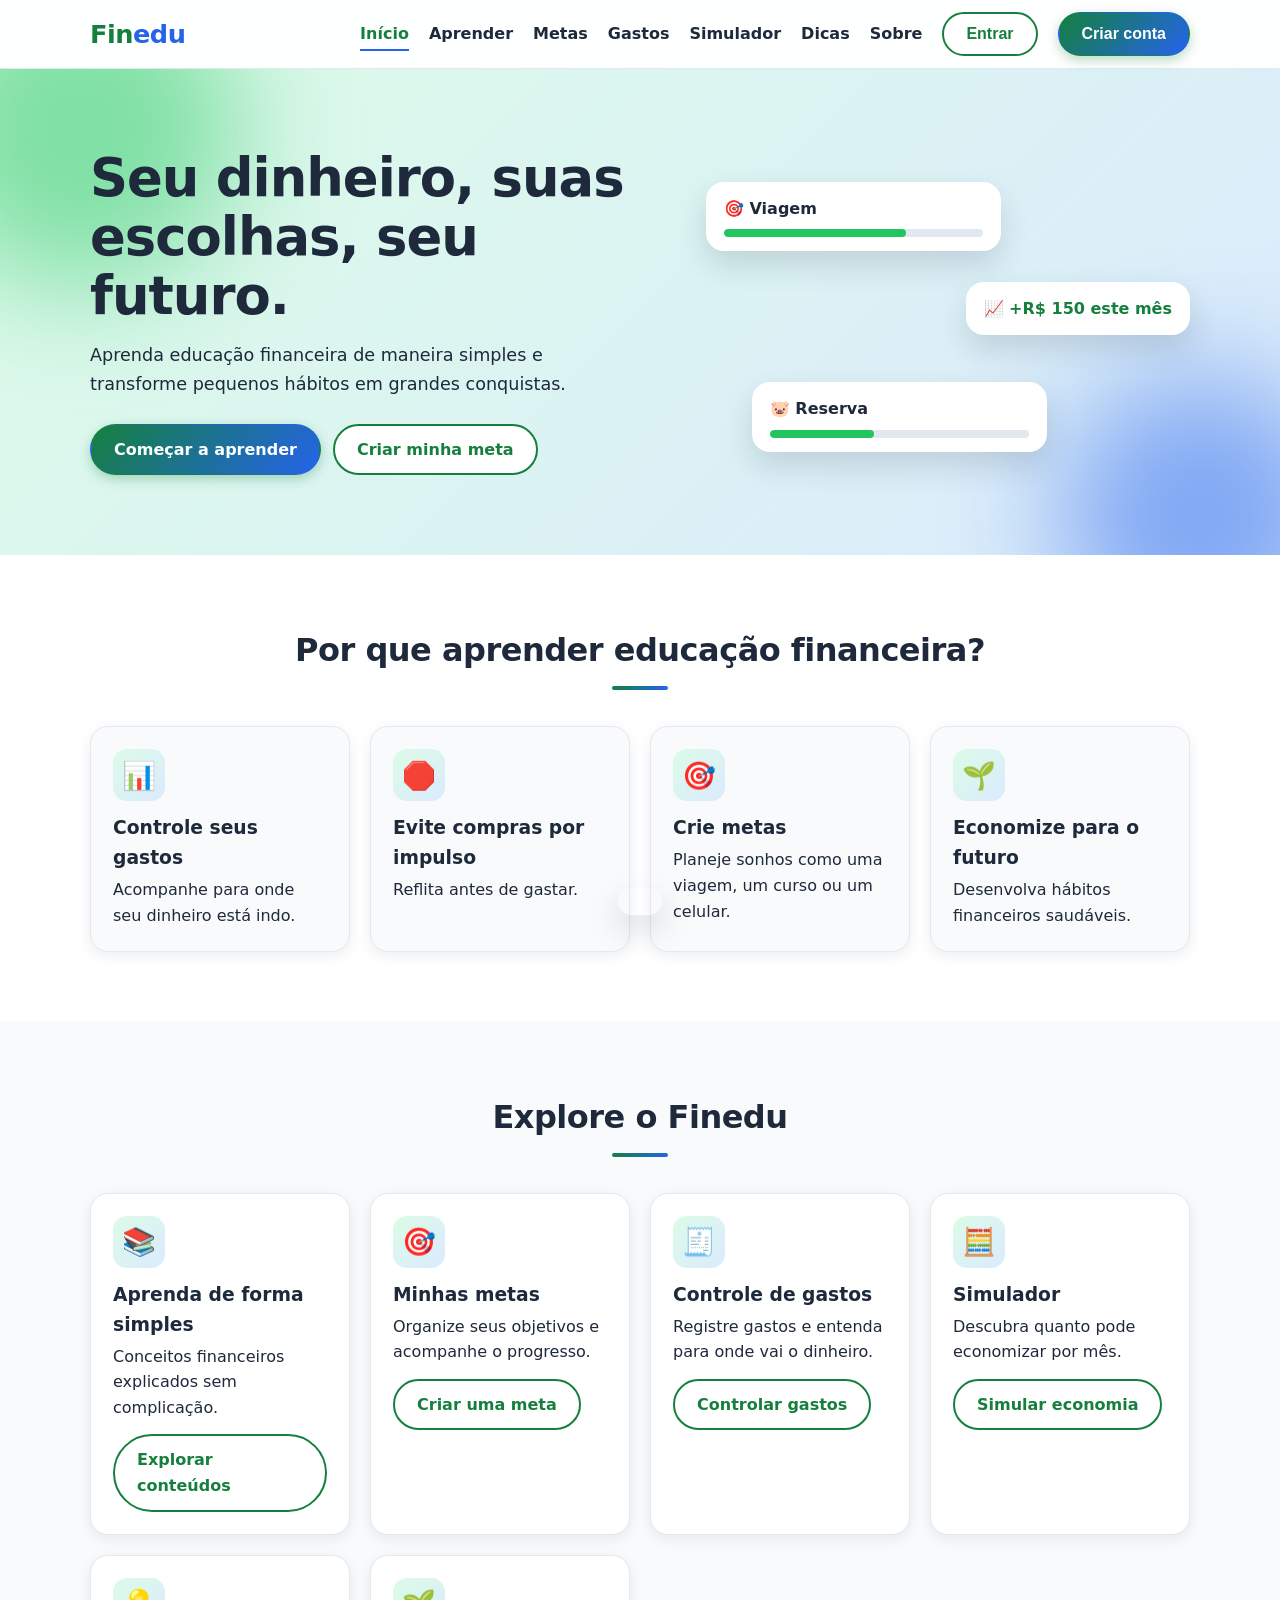
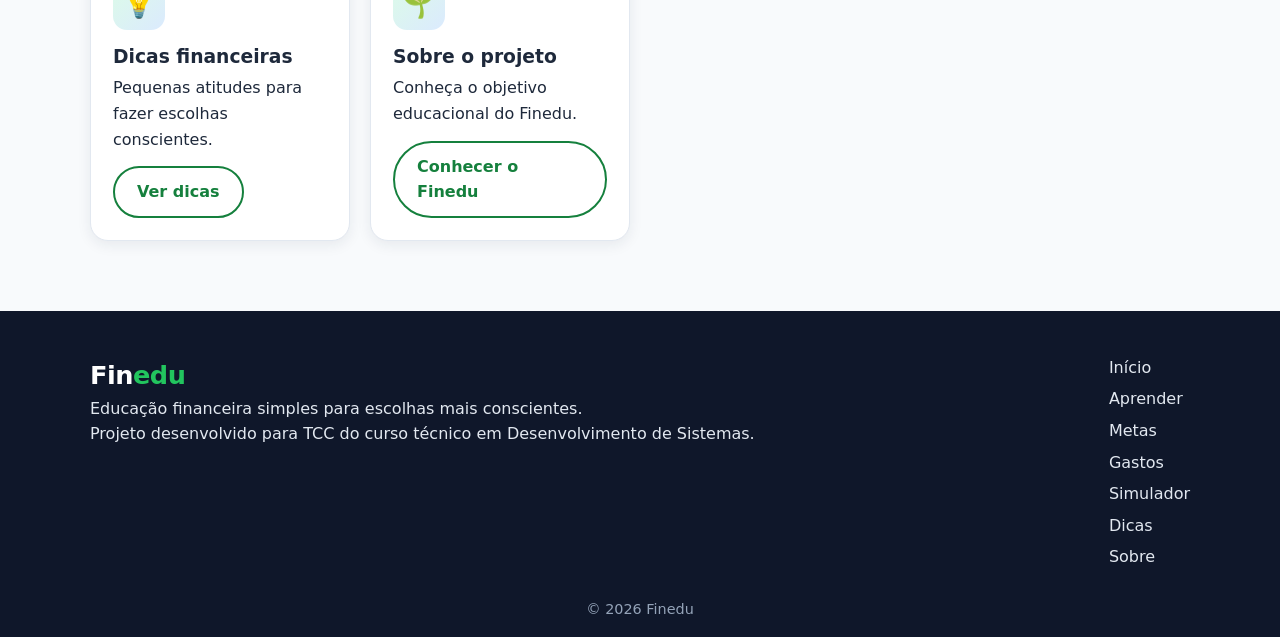
<file: index.html>
<!doctype html>
<html lang="pt-BR"><head><meta charset="UTF-8"><meta name="viewport" content="width=device-width, initial-scale=1"><title>Início | Finedu</title><meta name="description" content="Educação financeira simples para escolhas mais conscientes."><meta name="theme-color" content="#15803D"><link rel="stylesheet" href="style.css"></head><body><header class="header"><div class="container nav"><a href="index.html" class="logo">Fin<span>edu</span></a><button class="menu-btn" id="menuBtn" aria-label="Abrir menu" aria-controls="menu" aria-expanded="false">☰</button><nav id="menu" class="menu" aria-label="Menu principal"><a href="index.html" class="ativo" aria-current="page">Início</a><a href="aprender.html">Aprender</a><a href="metas.html">Metas</a><a href="gastos.html">Gastos</a><a href="simulador.html">Simulador</a><a href="dicas.html">Dicas</a><a href="sobre.html">Sobre</a><button class="btn btn-outline" type="button" data-aviso="Em breve você poderá entrar na sua conta!">Entrar</button><button class="btn" type="button" data-aviso="Em breve você poderá criar sua conta!">Criar conta</button></nav></div></header><main><section id="inicio" class="hero"><div class="container hero-grid"><div><h1>Seu dinheiro, suas escolhas, seu futuro.</h1><p>Aprenda educação financeira de maneira simples e transforme pequenos hábitos em grandes conquistas.</p><div class="hero-btns"><a href="aprender.html" class="btn">Começar a aprender</a><a href="metas.html" class="btn btn-outline">Criar minha meta</a></div></div><div class="hero-art" aria-hidden="true"><div class="art-card c1">🎯 Viagem<div class="bar"><i style="width:70%"></i></div></div><div class="art-card c2">📈 +R$ 150 este mês</div><div class="art-card c3">🐷 Reserva<div class="bar"><i style="width:40%"></i></div></div></div></div></section><section class="section alt">
  <div class="container">
    <h2>Por que aprender educação financeira?</h2>
    <div class="grid">
      <article class="card"><span class="icon">📊</span><h3>Controle seus gastos</h3><p>Acompanhe para onde seu dinheiro está indo.</p></article>
      <article class="card"><span class="icon">🛑</span><h3>Evite compras por impulso</h3><p>Reflita antes de gastar.</p></article>
      <article class="card"><span class="icon">🎯</span><h3>Crie metas</h3><p>Planeje sonhos como uma viagem, um curso ou um celular.</p></article>
      <article class="card"><span class="icon">🌱</span><h3>Economize para o futuro</h3><p>Desenvolva hábitos financeiros saudáveis.</p></article>
    </div>
  </div>
</section><section class="section"><div class="container"><h2>Explore o Finedu</h2><div class="grid"><article class="card"><span class="icon" aria-hidden="true">📚</span><h3>Aprenda de forma simples</h3><p>Conceitos financeiros explicados sem complicação.</p><a class="btn btn-outline" href="aprender.html">Explorar conteúdos</a></article><article class="card"><span class="icon" aria-hidden="true">🎯</span><h3>Minhas metas</h3><p>Organize seus objetivos e acompanhe o progresso.</p><a class="btn btn-outline" href="metas.html">Criar uma meta</a></article><article class="card"><span class="icon" aria-hidden="true">🧾</span><h3>Controle de gastos</h3><p>Registre gastos e entenda para onde vai o dinheiro.</p><a class="btn btn-outline" href="gastos.html">Controlar gastos</a></article><article class="card"><span class="icon" aria-hidden="true">🧮</span><h3>Simulador</h3><p>Descubra quanto pode economizar por mês.</p><a class="btn btn-outline" href="simulador.html">Simular economia</a></article><article class="card"><span class="icon" aria-hidden="true">💡</span><h3>Dicas financeiras</h3><p>Pequenas atitudes para fazer escolhas conscientes.</p><a class="btn btn-outline" href="dicas.html">Ver dicas</a></article><article class="card"><span class="icon" aria-hidden="true">🌱</span><h3>Sobre o projeto</h3><p>Conheça o objetivo educacional do Finedu.</p><a class="btn btn-outline" href="sobre.html">Conhecer o Finedu</a></article></div></div></section></main><footer class="footer"><div class="container foot-grid"><div><a href="index.html" class="logo">Fin<span>edu</span></a><p>Educação financeira simples para escolhas mais conscientes.</p><p>Projeto desenvolvido para TCC do curso técnico em Desenvolvimento de Sistemas.</p></div><nav aria-label="Links do rodapé"><a href="index.html">Início</a><a href="aprender.html">Aprender</a><a href="metas.html">Metas</a><a href="gastos.html">Gastos</a><a href="simulador.html">Simulador</a><a href="dicas.html">Dicas</a><a href="sobre.html">Sobre</a></nav></div><p class="copy">© <span id="ano"></span> Finedu</p></footer><div class="modal" id="modal" hidden><div class="modal-box" role="dialog" aria-modal="true" aria-labelledby="modalTitulo"><button class="fechar" id="fecharModal" aria-label="Fechar">✕</button><h3 id="modalTitulo"></h3><p id="modalTexto"></p></div></div><div id="toast" class="toast" role="status" aria-live="polite"></div><script src="script.js"></script></body></html>
</file>
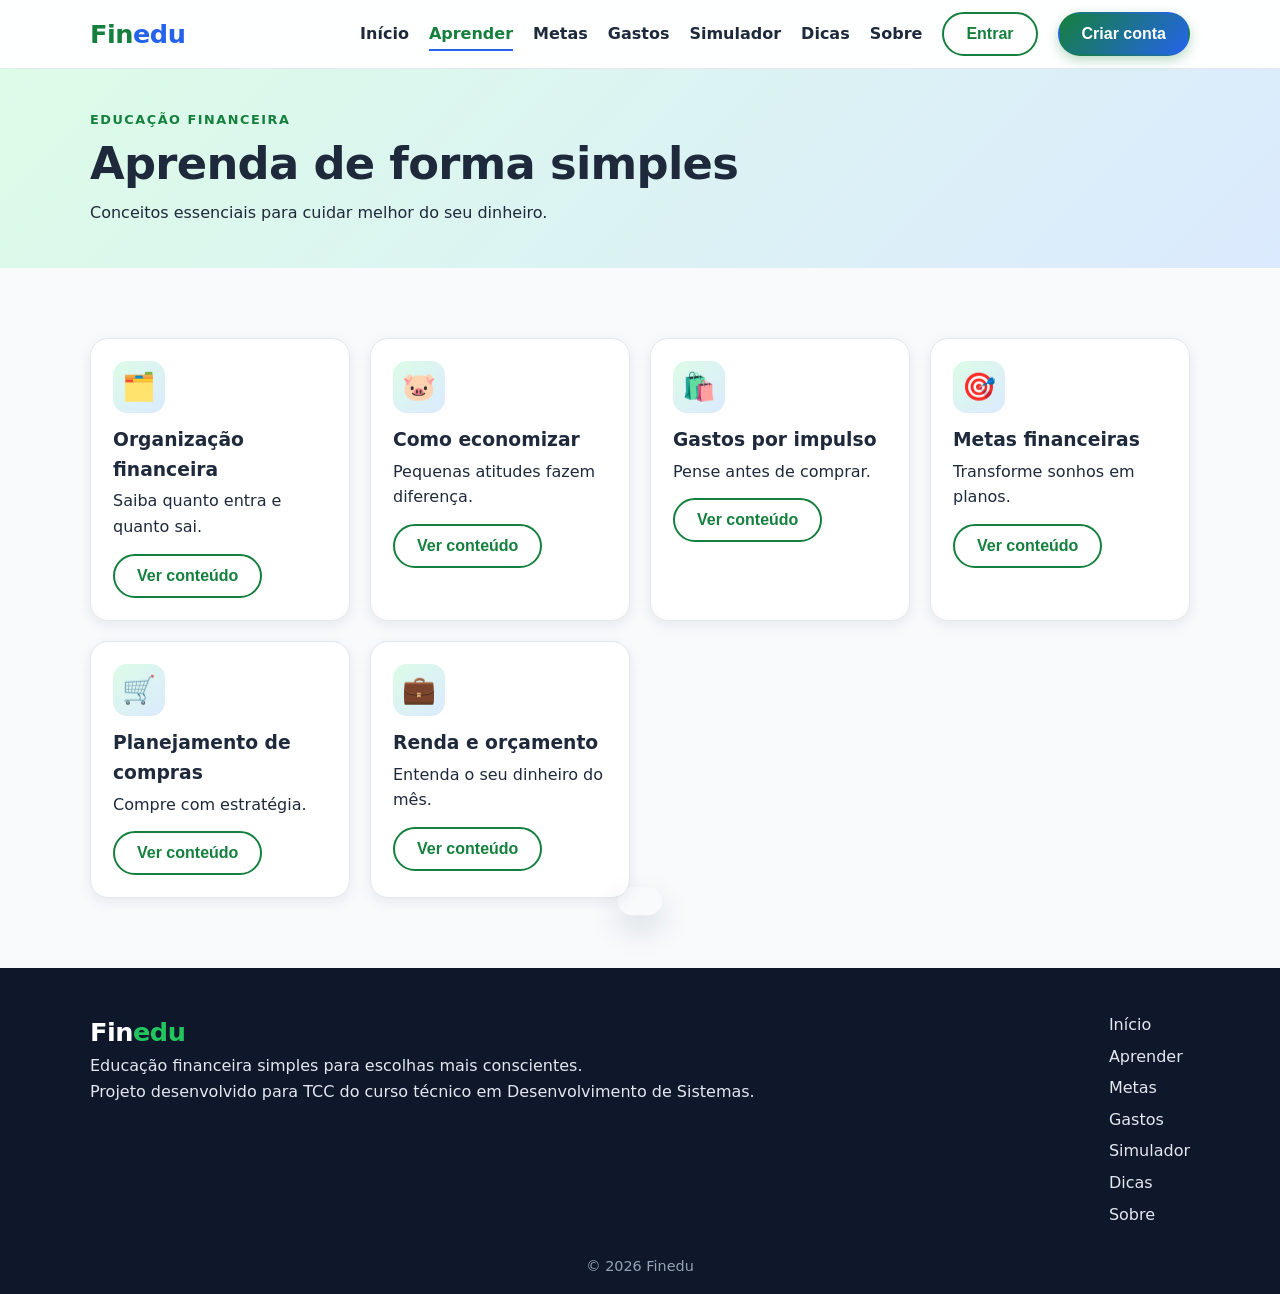
<file: aprender.html>
<!doctype html>
<html lang="pt-BR"><head><meta charset="UTF-8"><meta name="viewport" content="width=device-width, initial-scale=1"><title>Aprenda de forma simples | Finedu</title><meta name="description" content="Conteúdos de educação financeira para jovens, de maneira clara e prática."><meta name="theme-color" content="#15803D"><link rel="stylesheet" href="style.css"></head><body><header class="header"><div class="container nav"><a href="index.html" class="logo">Fin<span>edu</span></a><button class="menu-btn" id="menuBtn" aria-label="Abrir menu" aria-controls="menu" aria-expanded="false">☰</button><nav id="menu" class="menu" aria-label="Menu principal"><a href="index.html">Início</a><a href="aprender.html" class="ativo" aria-current="page">Aprender</a><a href="metas.html">Metas</a><a href="gastos.html">Gastos</a><a href="simulador.html">Simulador</a><a href="dicas.html">Dicas</a><a href="sobre.html">Sobre</a><button class="btn btn-outline" type="button" data-aviso="Em breve você poderá entrar na sua conta!">Entrar</button><button class="btn" type="button" data-aviso="Em breve você poderá criar sua conta!">Criar conta</button></nav></div></header><main><section class="page-hero"><div class="container"><p class="eyebrow">EDUCAÇÃO FINANCEIRA</p><h1>Aprenda de forma simples</h1><p>Conceitos essenciais para cuidar melhor do seu dinheiro.</p></div></section><section class="section"><div class="container"><div class="grid" id="topicos"></div></div></section></main><footer class="footer"><div class="container foot-grid"><div><a href="index.html" class="logo">Fin<span>edu</span></a><p>Educação financeira simples para escolhas mais conscientes.</p><p>Projeto desenvolvido para TCC do curso técnico em Desenvolvimento de Sistemas.</p></div><nav aria-label="Links do rodapé"><a href="index.html">Início</a><a href="aprender.html">Aprender</a><a href="metas.html">Metas</a><a href="gastos.html">Gastos</a><a href="simulador.html">Simulador</a><a href="dicas.html">Dicas</a><a href="sobre.html">Sobre</a></nav></div><p class="copy">© <span id="ano"></span> Finedu</p></footer><div class="modal" id="modal" hidden><div class="modal-box" role="dialog" aria-modal="true" aria-labelledby="modalTitulo"><button class="fechar" id="fecharModal" aria-label="Fechar">✕</button><h3 id="modalTitulo"></h3><p id="modalTexto"></p></div></div><div id="toast" class="toast" role="status" aria-live="polite"></div><script src="script.js"></script></body></html>
</file>
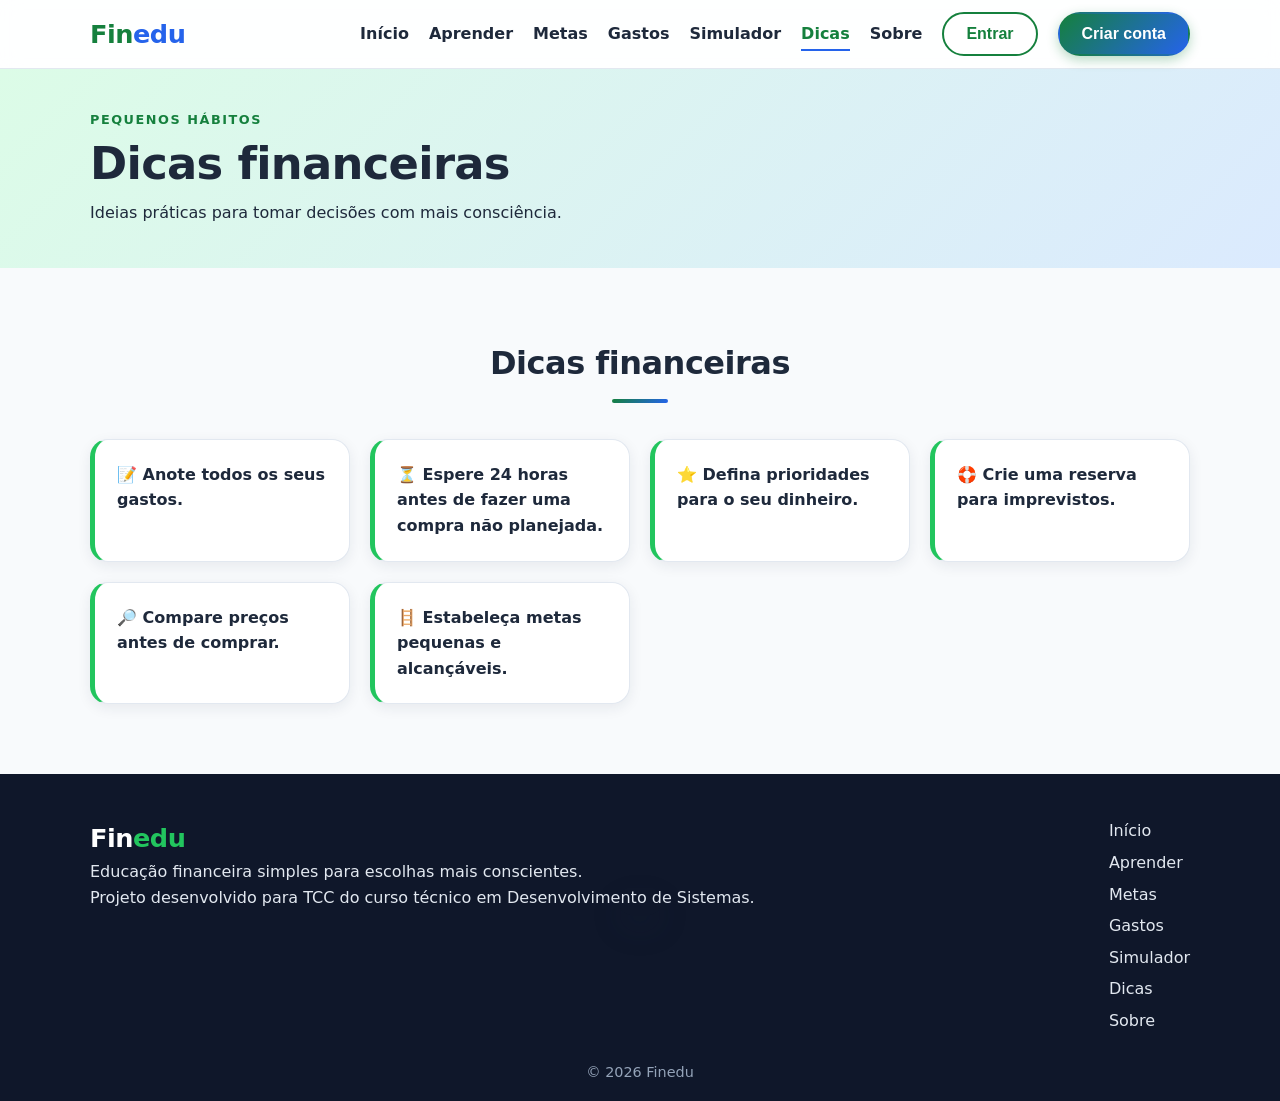
<file: dicas.html>
<!doctype html>
<html lang="pt-BR"><head><meta charset="UTF-8"><meta name="viewport" content="width=device-width, initial-scale=1"><title>Dicas financeiras | Finedu</title><meta name="description" content="Dicas simples para hábitos financeiros mais conscientes."><meta name="theme-color" content="#15803D"><link rel="stylesheet" href="style.css"></head><body><header class="header"><div class="container nav"><a href="index.html" class="logo">Fin<span>edu</span></a><button class="menu-btn" id="menuBtn" aria-label="Abrir menu" aria-controls="menu" aria-expanded="false">☰</button><nav id="menu" class="menu" aria-label="Menu principal"><a href="index.html">Início</a><a href="aprender.html">Aprender</a><a href="metas.html">Metas</a><a href="gastos.html">Gastos</a><a href="simulador.html">Simulador</a><a href="dicas.html" class="ativo" aria-current="page">Dicas</a><a href="sobre.html">Sobre</a><button class="btn btn-outline" type="button" data-aviso="Em breve você poderá entrar na sua conta!">Entrar</button><button class="btn" type="button" data-aviso="Em breve você poderá criar sua conta!">Criar conta</button></nav></div></header><main><section class="page-hero"><div class="container"><p class="eyebrow">PEQUENOS HÁBITOS</p><h1>Dicas financeiras</h1><p>Ideias práticas para tomar decisões com mais consciência.</p></div></section><section class="section">
  <div class="container">
    <h2>Dicas financeiras</h2>
    <div class="grid">
      <div class="card dica">📝 Anote todos os seus gastos.</div>
      <div class="card dica">⏳ Espere 24 horas antes de fazer uma compra não planejada.</div>
      <div class="card dica">⭐ Defina prioridades para o seu dinheiro.</div>
      <div class="card dica">🛟 Crie uma reserva para imprevistos.</div>
      <div class="card dica">🔎 Compare preços antes de comprar.</div>
      <div class="card dica">🪜 Estabeleça metas pequenas e alcançáveis.</div>
    </div>
  </div>
</section></main><footer class="footer"><div class="container foot-grid"><div><a href="index.html" class="logo">Fin<span>edu</span></a><p>Educação financeira simples para escolhas mais conscientes.</p><p>Projeto desenvolvido para TCC do curso técnico em Desenvolvimento de Sistemas.</p></div><nav aria-label="Links do rodapé"><a href="index.html">Início</a><a href="aprender.html">Aprender</a><a href="metas.html">Metas</a><a href="gastos.html">Gastos</a><a href="simulador.html">Simulador</a><a href="dicas.html">Dicas</a><a href="sobre.html">Sobre</a></nav></div><p class="copy">© <span id="ano"></span> Finedu</p></footer><div class="modal" id="modal" hidden><div class="modal-box" role="dialog" aria-modal="true" aria-labelledby="modalTitulo"><button class="fechar" id="fecharModal" aria-label="Fechar">✕</button><h3 id="modalTitulo"></h3><p id="modalTexto"></p></div></div><div id="toast" class="toast" role="status" aria-live="polite"></div><script src="script.js"></script></body></html>
</file>
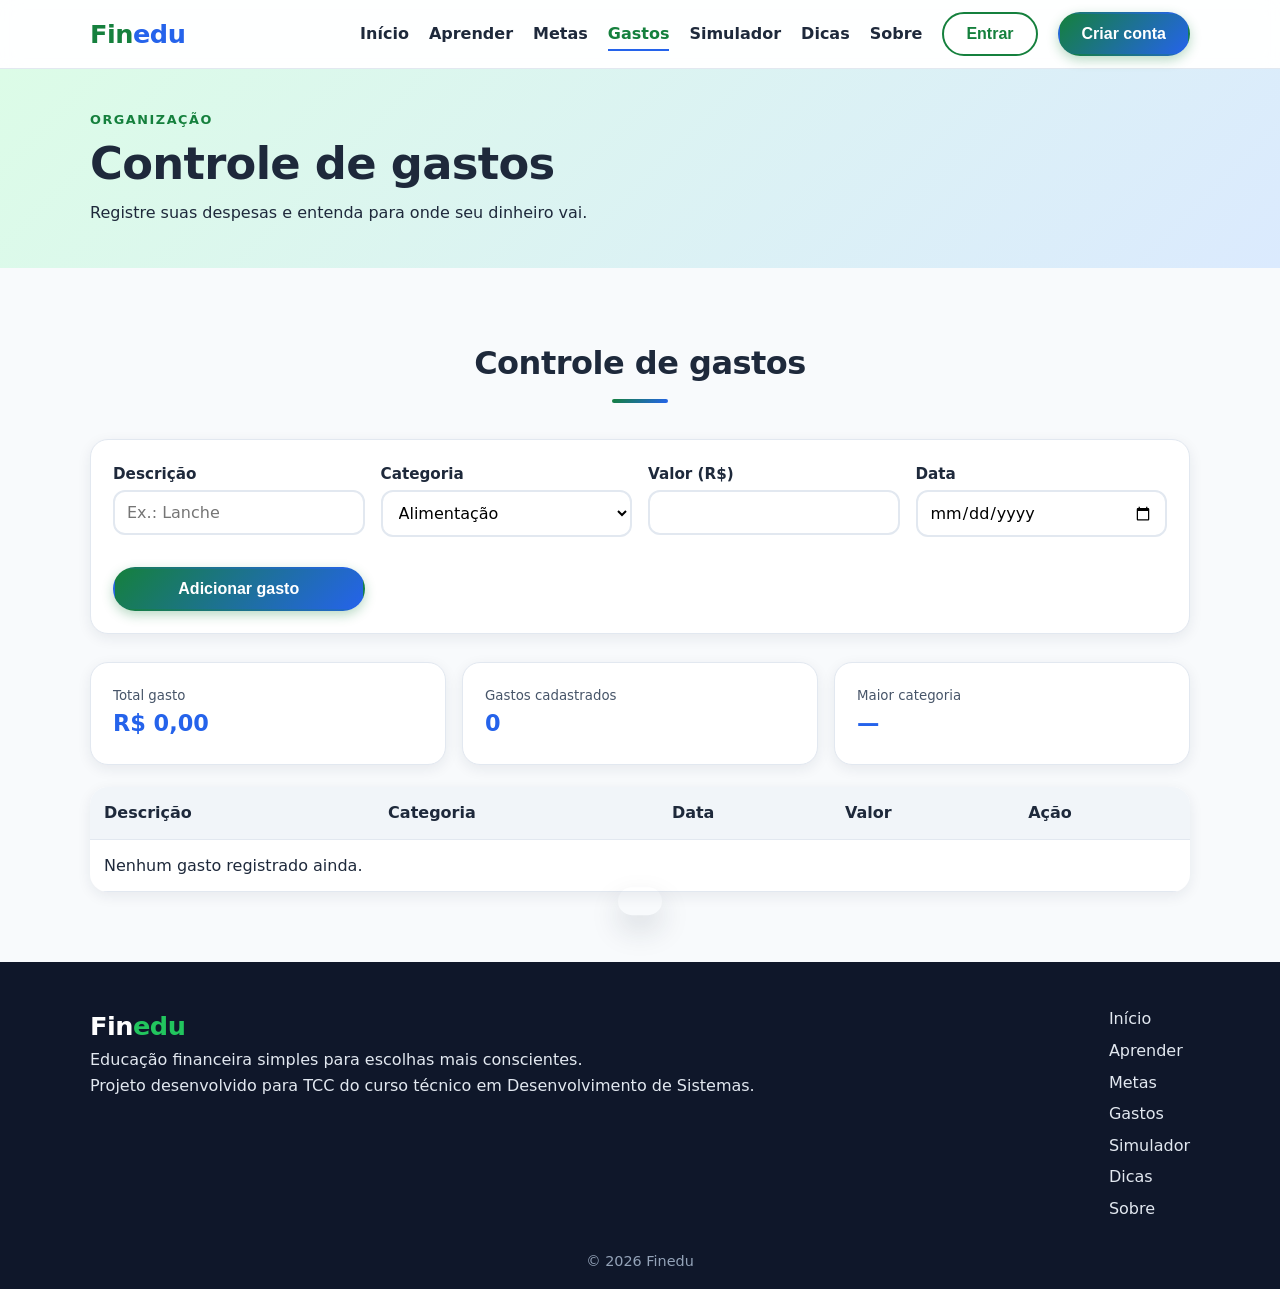
<file: gastos.html>
<!doctype html>
<html lang="pt-BR"><head><meta charset="UTF-8"><meta name="viewport" content="width=device-width, initial-scale=1"><title>Controle de gastos | Finedu</title><meta name="description" content="Registre despesas e acompanhe seus gastos."><meta name="theme-color" content="#15803D"><link rel="stylesheet" href="style.css"></head><body><header class="header"><div class="container nav"><a href="index.html" class="logo">Fin<span>edu</span></a><button class="menu-btn" id="menuBtn" aria-label="Abrir menu" aria-controls="menu" aria-expanded="false">☰</button><nav id="menu" class="menu" aria-label="Menu principal"><a href="index.html">Início</a><a href="aprender.html">Aprender</a><a href="metas.html">Metas</a><a href="gastos.html" class="ativo" aria-current="page">Gastos</a><a href="simulador.html">Simulador</a><a href="dicas.html">Dicas</a><a href="sobre.html">Sobre</a><button class="btn btn-outline" type="button" data-aviso="Em breve você poderá entrar na sua conta!">Entrar</button><button class="btn" type="button" data-aviso="Em breve você poderá criar sua conta!">Criar conta</button></nav></div></header><main><section class="page-hero"><div class="container"><p class="eyebrow">ORGANIZAÇÃO</p><h1>Controle de gastos</h1><p>Registre suas despesas e entenda para onde seu dinheiro vai.</p></div></section><section id="gastos" class="section">
  <div class="container">
    <h2>Controle de gastos</h2>
    <form id="formGasto" class="card form" novalidate>
      <label>Descrição<input type="text" id="gastoDesc" placeholder="Ex.: Lanche"></label>
      <label>Categoria
        <select id="gastoCat">
          <option>Alimentação</option><option>Transporte</option><option>Lazer</option>
          <option>Estudos</option><option>Roupas</option><option>Saúde</option><option>Outros</option>
        </select>
      </label>
      <label>Valor (R$)<input type="number" id="gastoValor" min="0" step="0.01"></label>
      <label>Data<input type="date" id="gastoData"></label>
      <button class="btn" type="submit">Adicionar gasto</button>
      </form>
    <div class="resumo">
      <div class="card"><small>Total gasto</small><strong id="totalGasto">R$ 0,00</strong></div>
      <div class="card"><small>Gastos cadastrados</small><strong id="qtdGasto">0</strong></div>
      <div class="card"><small>Maior categoria</small><strong id="topCat">—</strong></div>
    </div>
    <div class="tabela-wrap">
      <table>
        <thead><tr><th>Descrição</th><th>Categoria</th><th>Data</th><th>Valor</th><th>Ação</th></tr></thead>
        <tbody id="listaGastos"></tbody>
      </table>
    </div>
  </div>
</section></main><footer class="footer"><div class="container foot-grid"><div><a href="index.html" class="logo">Fin<span>edu</span></a><p>Educação financeira simples para escolhas mais conscientes.</p><p>Projeto desenvolvido para TCC do curso técnico em Desenvolvimento de Sistemas.</p></div><nav aria-label="Links do rodapé"><a href="index.html">Início</a><a href="aprender.html">Aprender</a><a href="metas.html">Metas</a><a href="gastos.html">Gastos</a><a href="simulador.html">Simulador</a><a href="dicas.html">Dicas</a><a href="sobre.html">Sobre</a></nav></div><p class="copy">© <span id="ano"></span> Finedu</p></footer><div class="modal" id="modal" hidden><div class="modal-box" role="dialog" aria-modal="true" aria-labelledby="modalTitulo"><button class="fechar" id="fecharModal" aria-label="Fechar">✕</button><h3 id="modalTitulo"></h3><p id="modalTexto"></p></div></div><div id="toast" class="toast" role="status" aria-live="polite"></div><script src="script.js"></script></body></html>
</file>
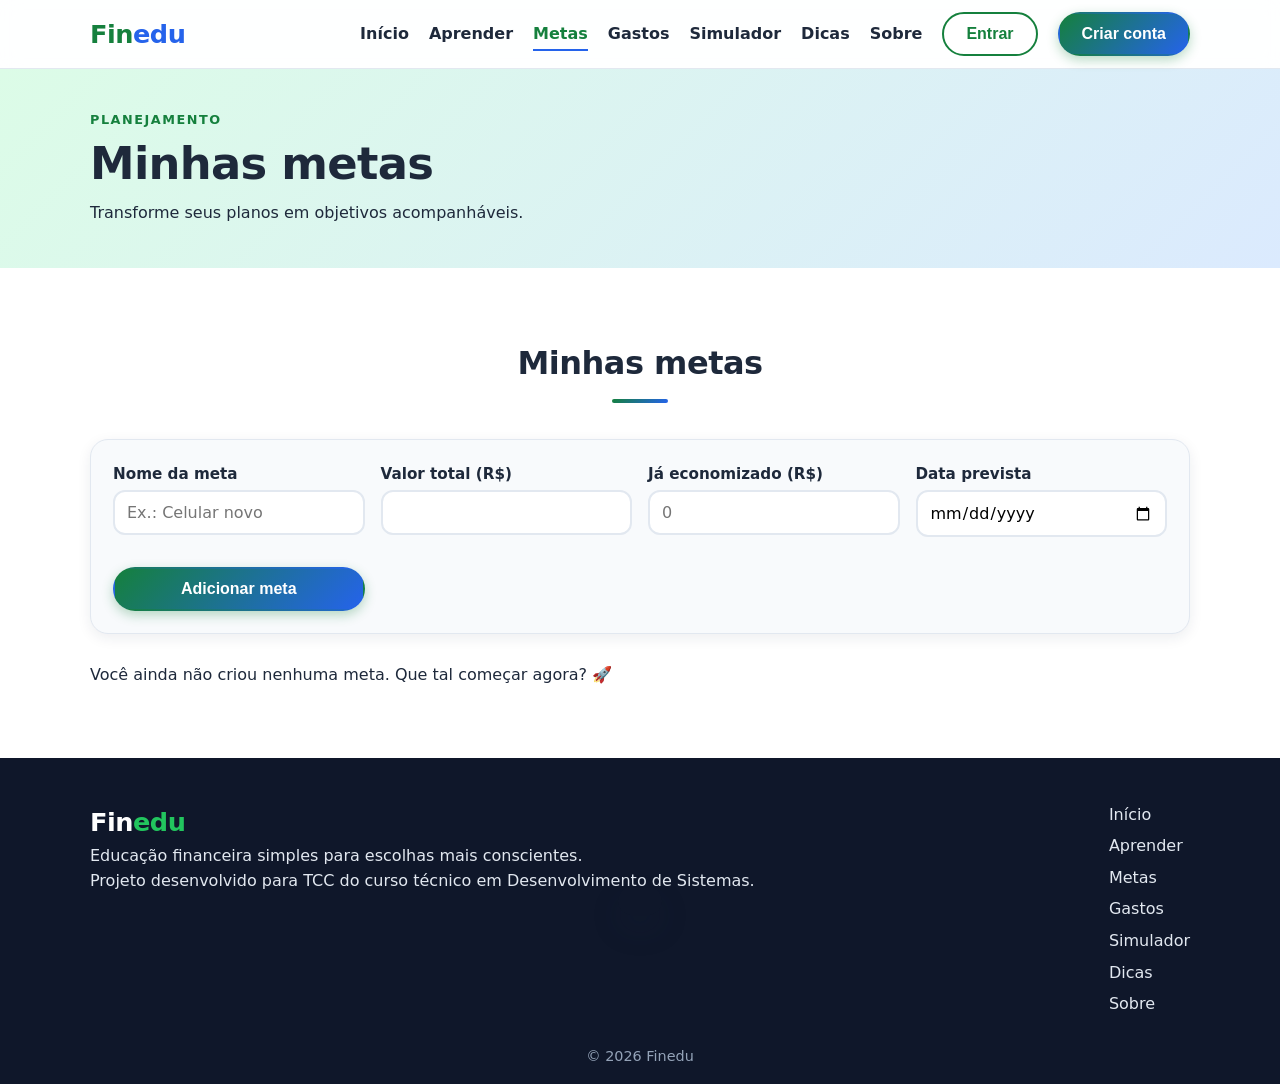
<file: metas.html>
<!doctype html>
<html lang="pt-BR"><head><meta charset="UTF-8"><meta name="viewport" content="width=device-width, initial-scale=1"><title>Minhas metas | Finedu</title><meta name="description" content="Planeje objetivos financeiros e acompanhe seu progresso."><meta name="theme-color" content="#15803D"><link rel="stylesheet" href="style.css"></head><body><header class="header"><div class="container nav"><a href="index.html" class="logo">Fin<span>edu</span></a><button class="menu-btn" id="menuBtn" aria-label="Abrir menu" aria-controls="menu" aria-expanded="false">☰</button><nav id="menu" class="menu" aria-label="Menu principal"><a href="index.html">Início</a><a href="aprender.html">Aprender</a><a href="metas.html" class="ativo" aria-current="page">Metas</a><a href="gastos.html">Gastos</a><a href="simulador.html">Simulador</a><a href="dicas.html">Dicas</a><a href="sobre.html">Sobre</a><button class="btn btn-outline" type="button" data-aviso="Em breve você poderá entrar na sua conta!">Entrar</button><button class="btn" type="button" data-aviso="Em breve você poderá criar sua conta!">Criar conta</button></nav></div></header><main><section class="page-hero"><div class="container"><p class="eyebrow">PLANEJAMENTO</p><h1>Minhas metas</h1><p>Transforme seus planos em objetivos acompanháveis.</p></div></section><section id="metas" class="section alt">
  <div class="container">
    <h2>Minhas metas</h2>
    <form id="formMeta" class="card form" novalidate>
      <label>Nome da meta<input type="text" id="metaNome" placeholder="Ex.: Celular novo"></label>
      <label>Valor total (R$)<input type="number" id="metaTotal" min="0" step="0.01"></label>
      <label>Já economizado (R$)<input type="number" id="metaGuardado" min="0" step="0.01" placeholder="0"></label>
      <label>Data prevista<input type="date" id="metaData"></label>
      <button class="btn" type="submit">Adicionar meta</button>
      </form>
    <div class="grid" id="listaMetas"></div>
  </div>
</section></main><footer class="footer"><div class="container foot-grid"><div><a href="index.html" class="logo">Fin<span>edu</span></a><p>Educação financeira simples para escolhas mais conscientes.</p><p>Projeto desenvolvido para TCC do curso técnico em Desenvolvimento de Sistemas.</p></div><nav aria-label="Links do rodapé"><a href="index.html">Início</a><a href="aprender.html">Aprender</a><a href="metas.html">Metas</a><a href="gastos.html">Gastos</a><a href="simulador.html">Simulador</a><a href="dicas.html">Dicas</a><a href="sobre.html">Sobre</a></nav></div><p class="copy">© <span id="ano"></span> Finedu</p></footer><div class="modal" id="modal" hidden><div class="modal-box" role="dialog" aria-modal="true" aria-labelledby="modalTitulo"><button class="fechar" id="fecharModal" aria-label="Fechar">✕</button><h3 id="modalTitulo"></h3><p id="modalTexto"></p></div></div><div id="toast" class="toast" role="status" aria-live="polite"></div><script src="script.js"></script></body></html>
</file>
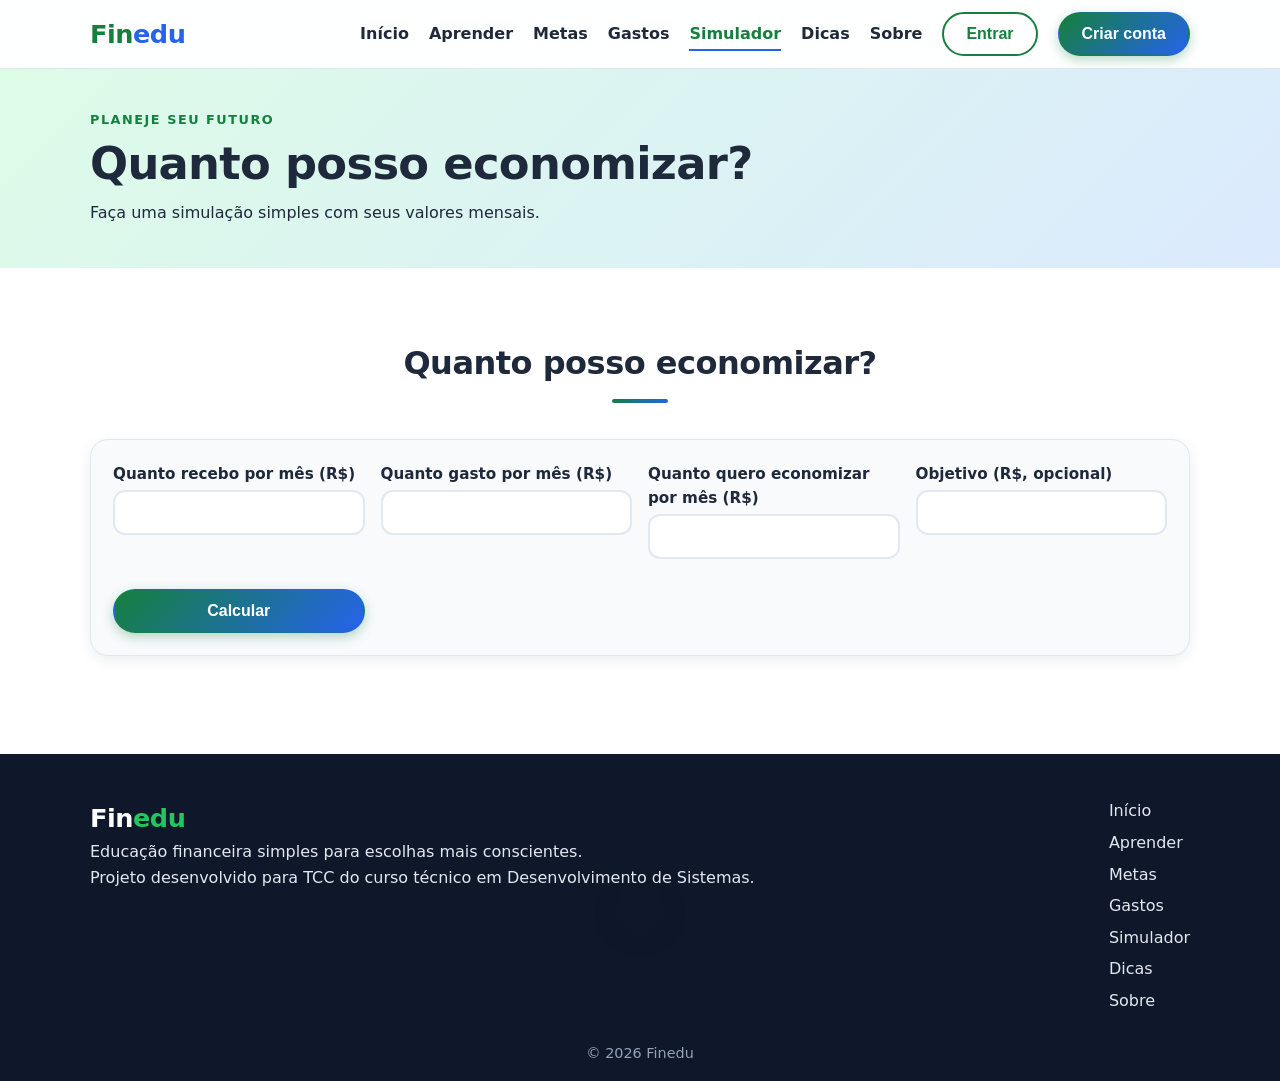
<file: simulador.html>
<!doctype html>
<html lang="pt-BR"><head><meta charset="UTF-8"><meta name="viewport" content="width=device-width, initial-scale=1"><title>Quanto posso economizar? | Finedu</title><meta name="description" content="Simule seu orçamento e descubra quanto pode economizar."><meta name="theme-color" content="#15803D"><link rel="stylesheet" href="style.css"></head><body><header class="header"><div class="container nav"><a href="index.html" class="logo">Fin<span>edu</span></a><button class="menu-btn" id="menuBtn" aria-label="Abrir menu" aria-controls="menu" aria-expanded="false">☰</button><nav id="menu" class="menu" aria-label="Menu principal"><a href="index.html">Início</a><a href="aprender.html">Aprender</a><a href="metas.html">Metas</a><a href="gastos.html">Gastos</a><a href="simulador.html" class="ativo" aria-current="page">Simulador</a><a href="dicas.html">Dicas</a><a href="sobre.html">Sobre</a><button class="btn btn-outline" type="button" data-aviso="Em breve você poderá entrar na sua conta!">Entrar</button><button class="btn" type="button" data-aviso="Em breve você poderá criar sua conta!">Criar conta</button></nav></div></header><main><section class="page-hero"><div class="container"><p class="eyebrow">PLANEJE SEU FUTURO</p><h1>Quanto posso economizar?</h1><p>Faça uma simulação simples com seus valores mensais.</p></div></section><section id="simulador" class="section alt">
  <div class="container">
    <h2>Quanto posso economizar?</h2>
    <form id="formSim" class="card form" novalidate>
      <label>Quanto recebo por mês (R$)<input type="number" id="simRenda" min="0" step="0.01"></label>
      <label>Quanto gasto por mês (R$)<input type="number" id="simGasto" min="0" step="0.01"></label>
      <label>Quanto quero economizar por mês (R$)<input type="number" id="simEco" min="0" step="0.01"></label>
      <label>Objetivo (R$, opcional)<input type="number" id="simObj" min="0" step="0.01"></label>
      <button class="btn" type="submit">Calcular</button>
    </form>
    <div class="card resultado" id="resultadoSim" role="status" hidden></div>
  </div>
</section></main><footer class="footer"><div class="container foot-grid"><div><a href="index.html" class="logo">Fin<span>edu</span></a><p>Educação financeira simples para escolhas mais conscientes.</p><p>Projeto desenvolvido para TCC do curso técnico em Desenvolvimento de Sistemas.</p></div><nav aria-label="Links do rodapé"><a href="index.html">Início</a><a href="aprender.html">Aprender</a><a href="metas.html">Metas</a><a href="gastos.html">Gastos</a><a href="simulador.html">Simulador</a><a href="dicas.html">Dicas</a><a href="sobre.html">Sobre</a></nav></div><p class="copy">© <span id="ano"></span> Finedu</p></footer><div class="modal" id="modal" hidden><div class="modal-box" role="dialog" aria-modal="true" aria-labelledby="modalTitulo"><button class="fechar" id="fecharModal" aria-label="Fechar">✕</button><h3 id="modalTitulo"></h3><p id="modalTexto"></p></div></div><div id="toast" class="toast" role="status" aria-live="polite"></div><script src="script.js"></script></body></html>
</file>
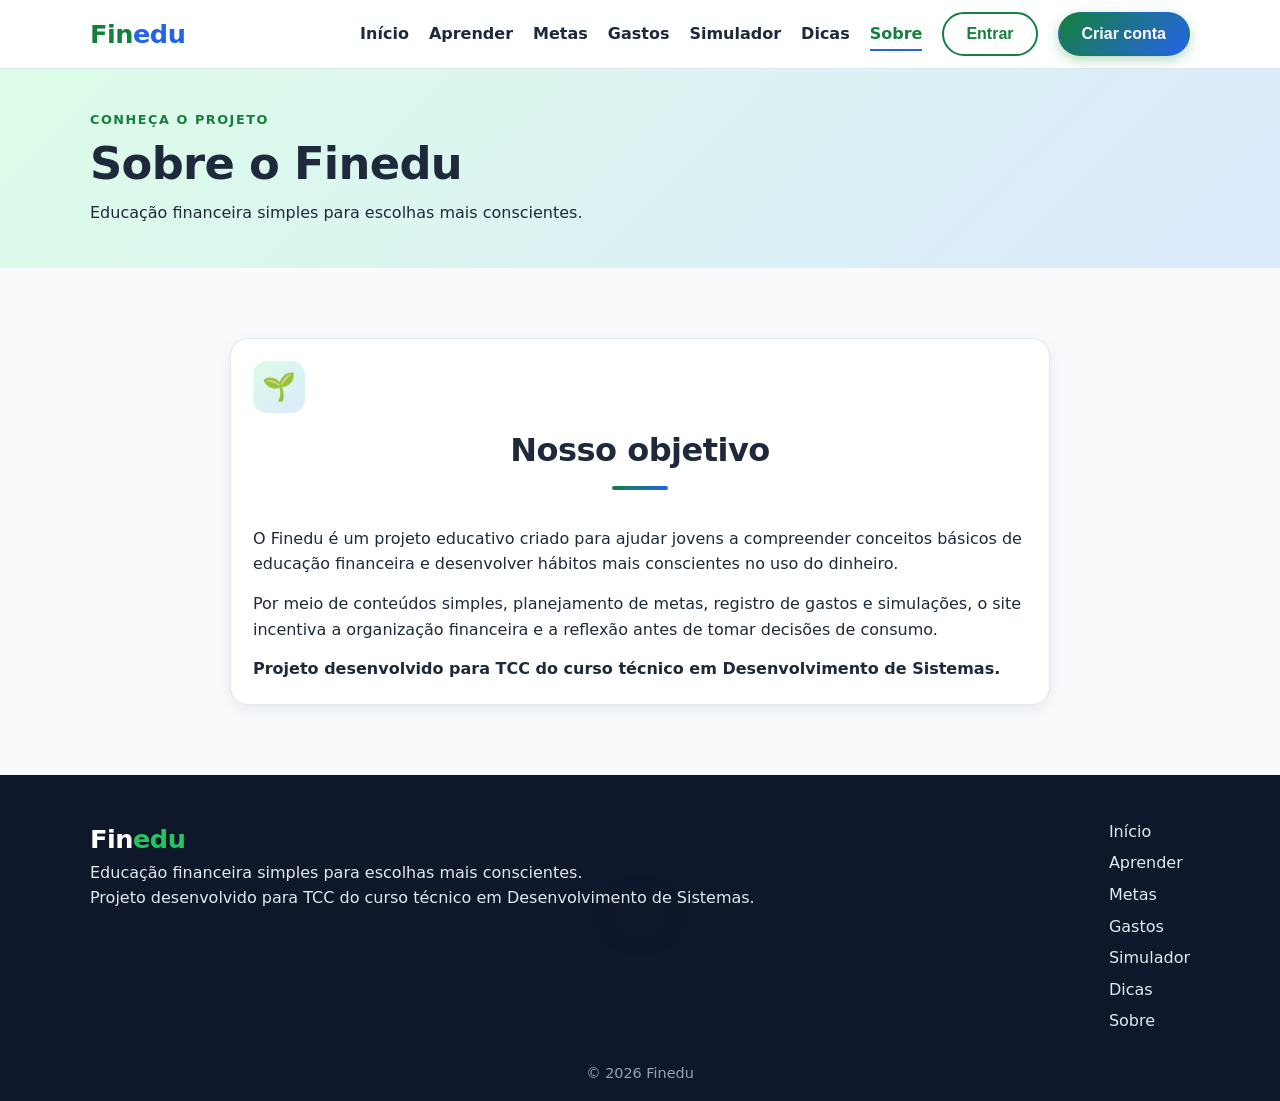
<file: sobre.html>
<!doctype html>
<html lang="pt-BR"><head><meta charset="UTF-8"><meta name="viewport" content="width=device-width, initial-scale=1"><title>Sobre o projeto | Finedu</title><meta name="description" content="Conheça o Finedu e seu objetivo educativo."><meta name="theme-color" content="#15803D"><link rel="stylesheet" href="style.css"></head><body><header class="header"><div class="container nav"><a href="index.html" class="logo">Fin<span>edu</span></a><button class="menu-btn" id="menuBtn" aria-label="Abrir menu" aria-controls="menu" aria-expanded="false">☰</button><nav id="menu" class="menu" aria-label="Menu principal"><a href="index.html">Início</a><a href="aprender.html">Aprender</a><a href="metas.html">Metas</a><a href="gastos.html">Gastos</a><a href="simulador.html">Simulador</a><a href="dicas.html">Dicas</a><a href="sobre.html" class="ativo" aria-current="page">Sobre</a><button class="btn btn-outline" type="button" data-aviso="Em breve você poderá entrar na sua conta!">Entrar</button><button class="btn" type="button" data-aviso="Em breve você poderá criar sua conta!">Criar conta</button></nav></div></header><main><section class="page-hero"><div class="container"><p class="eyebrow">CONHEÇA O PROJETO</p><h1>Sobre o Finedu</h1><p>Educação financeira simples para escolhas mais conscientes.</p></div></section><section class="section"><div class="container"><article class="card sobre-card"><span class="icon" aria-hidden="true">🌱</span><h2>Nosso objetivo</h2><p>O Finedu é um projeto educativo criado para ajudar jovens a compreender conceitos básicos de educação financeira e desenvolver hábitos mais conscientes no uso do dinheiro.</p><p>Por meio de conteúdos simples, planejamento de metas, registro de gastos e simulações, o site incentiva a organização financeira e a reflexão antes de tomar decisões de consumo.</p><p><strong>Projeto desenvolvido para TCC do curso técnico em Desenvolvimento de Sistemas.</strong></p></article></div></section></main><footer class="footer"><div class="container foot-grid"><div><a href="index.html" class="logo">Fin<span>edu</span></a><p>Educação financeira simples para escolhas mais conscientes.</p><p>Projeto desenvolvido para TCC do curso técnico em Desenvolvimento de Sistemas.</p></div><nav aria-label="Links do rodapé"><a href="index.html">Início</a><a href="aprender.html">Aprender</a><a href="metas.html">Metas</a><a href="gastos.html">Gastos</a><a href="simulador.html">Simulador</a><a href="dicas.html">Dicas</a><a href="sobre.html">Sobre</a></nav></div><p class="copy">© <span id="ano"></span> Finedu</p></footer><div class="modal" id="modal" hidden><div class="modal-box" role="dialog" aria-modal="true" aria-labelledby="modalTitulo"><button class="fechar" id="fecharModal" aria-label="Fechar">✕</button><h3 id="modalTitulo"></h3><p id="modalTexto"></p></div></div><div id="toast" class="toast" role="status" aria-live="polite"></div><script src="script.js"></script></body></html>
</file>
<file: style.css>
/* ===== Variáveis ===== */
:root {
  --verde: #22C55E; --verde-escuro: #15803D; --azul: #2563EB;
  --fundo: #F8FAFC; --texto: #1E293B; --cinza: #E2E8F0; --erro: #B91C1C;
  --grad: linear-gradient(135deg, #15803D, #2563EB);
  --raio: 18px; --sombra: 0 4px 14px rgba(30, 41, 59, .08); --sombra-forte: 0 14px 30px rgba(30, 41, 59, .15);
}
* { box-sizing: border-box; margin: 0; }
html { scroll-behavior: smooth; scroll-padding-top: 70px; }
body { font-family: system-ui, -apple-system, "Segoe UI", Arial, sans-serif; background: var(--fundo); color: var(--texto); line-height: 1.6; }
a { color: inherit; text-decoration: none; }
:focus-visible { outline: 3px solid var(--azul); outline-offset: 2px; }
.container { width: min(1100px, 92%); margin: auto; }

/* ===== Animações ===== */
@keyframes subir { from { opacity: 0; transform: translateY(28px); } }
@keyframes flutuar { 50% { transform: translateY(-10px); } }
.reveal { opacity: 0; }
.reveal.visivel { opacity: 1; animation: subir .7s ease backwards; animation-delay: var(--d, 0ms); }

/* ===== Cabeçalho ===== */
.header { position: sticky; top: 0; z-index: 10; background: rgba(255, 255, 255, .85); backdrop-filter: blur(10px); box-shadow: 0 1px 0 var(--cinza); }
.nav { display: flex; justify-content: space-between; align-items: center; padding: 12px 0; }
.logo { font-size: 1.6rem; font-weight: 800; color: var(--verde-escuro); letter-spacing: -.5px; }
.logo span { color: var(--azul); }
.menu { display: flex; align-items: center; gap: 20px; }
.menu a:not(.btn) { font-weight: 600; position: relative; }
.menu a:not(.btn)::after { content: ""; position: absolute; left: 0; bottom: -4px; width: 0; height: 2px; background: var(--azul); transition: width .3s; }
.menu a:not(.btn):hover::after { width: 100%; }
.menu-btn { display: none; font-size: 1.6rem; background: none; border: 0; cursor: pointer; color: var(--texto); }

/* ===== Botões ===== */
.btn { display: inline-block; background: var(--grad); color: #fff; border: 2px solid transparent; padding: 11px 22px; border-radius: 999px;
  font-weight: 700; font-size: 1rem; cursor: pointer; box-shadow: 0 4px 12px rgba(21, 128, 61, .3); transition: transform .25s, box-shadow .25s, filter .25s; }
.btn:hover { transform: translateY(-3px); box-shadow: 0 10px 20px rgba(37, 99, 235, .3); filter: brightness(1.08); }
.btn:active { transform: translateY(0); }
.btn-outline { background: #fff; color: var(--verde-escuro); border-color: var(--verde-escuro); box-shadow: none; }
.btn-outline:hover { background: var(--verde-escuro); color: #fff; }

/* ===== Hero ===== */
.hero { position: relative; overflow: hidden; background: linear-gradient(135deg, #DCFCE7, #DBEAFE); padding: 80px 0; }
.hero::before, .hero::after { content: ""; position: absolute; border-radius: 50%; filter: blur(60px); opacity: .5; }
.hero::before { width: 320px; height: 320px; background: var(--verde); top: -100px; left: -80px; }
.hero::after { width: 280px; height: 280px; background: var(--azul); bottom: -100px; right: -60px; }
.hero-grid { position: relative; z-index: 1; display: grid; grid-template-columns: 1.1fr 1fr; gap: 30px; align-items: center; }
.hero h1 { font-size: clamp(2rem, 5.5vw, 3.3rem); line-height: 1.12; margin-bottom: 16px; letter-spacing: -1px; }
.hero p { margin-bottom: 26px; font-size: 1.1rem; max-width: 520px; }
.hero-btns { display: flex; gap: 12px; flex-wrap: wrap; }
.hero-art { position: relative; min-height: 280px; }
.art-card { position: absolute; background: #fff; padding: 14px 18px; border-radius: var(--raio); box-shadow: var(--sombra-forte); font-weight: 700; animation: flutuar 5s ease-in-out infinite; }
.c1 { top: 10px; left: 5%; width: 58%; }
.c2 { top: 110px; right: 0; color: var(--verde-escuro); animation-delay: -1.5s; }
.c3 { bottom: 0; left: 14%; width: 58%; animation-delay: -3s; }
.bar { height: 8px; background: var(--cinza); border-radius: 99px; margin-top: 8px; overflow: hidden; }
.bar i { display: block; height: 100%; background: var(--verde); border-radius: 99px; }

/* ===== Seções e cards ===== */
.section { padding: 70px 0; } .alt { background: #fff; }
h2 { font-size: clamp(1.6rem, 4vw, 2rem); margin-bottom: 36px; text-align: center; letter-spacing: -.5px; }
h2::after { content: ""; display: block; width: 56px; height: 4px; margin: 10px auto 0; background: var(--grad); border-radius: 99px; }
.grid { display: grid; grid-template-columns: repeat(auto-fit, minmax(240px, 1fr)); gap: 20px; }
.card { background: #fff; border: 1px solid var(--cinza); border-radius: var(--raio); box-shadow: var(--sombra); padding: 22px; transition: transform .3s, box-shadow .3s, border-color .3s; }
.alt .card { background: var(--fundo); }
.card:hover { transform: translateY(-6px); box-shadow: var(--sombra-forte); border-color: var(--verde); }
.icon { display: inline-grid; place-items: center; width: 52px; height: 52px; font-size: 1.7rem; border-radius: 14px; background: linear-gradient(135deg, #DCFCE7, #DBEAFE); }
.card h3 { margin: 12px 0 4px; } .card .btn { margin-top: 14px; }
.dica { font-weight: 600; border-left: 5px solid var(--verde); }

/* ===== Formulários ===== */
.form { display: grid; grid-template-columns: repeat(auto-fit, minmax(200px, 1fr)); gap: 16px; align-items: start; margin-bottom: 28px; }
.form:hover { transform: none; }
label { display: grid; gap: 4px; font-weight: 600; font-size: .95rem; }
input, select { padding: 11px 12px; border: 2px solid var(--cinza); border-radius: 12px; font-size: 1rem; background: #fff; font-family: inherit; transition: border-color .2s, box-shadow .2s; }
input:focus, select:focus { border-color: var(--azul); box-shadow: 0 0 0 3px rgba(37, 99, 235, .15); outline: 0; }
input.invalido { border-color: var(--erro); background: #FEF2F2; }
.erro-txt { color: var(--erro); font-weight: 600; font-size: .85rem; }
.form .btn { align-self: end; }

/* ===== Aviso (toast) ===== */
.toast { position: fixed; left: 50%; bottom: 24px; transform: translate(-50%, 140%); z-index: 30; padding: 14px 22px; border-radius: 14px;
  font-weight: 700; color: #fff; box-shadow: var(--sombra-forte); transition: transform .4s cubic-bezier(.2, .9, .3, 1.2); max-width: 90%; text-align: center; }
.toast.ok { background: var(--verde-escuro); } .toast.erro { background: var(--erro); }
.toast.mostrar { transform: translate(-50%, 0); }

/* ===== Metas ===== */
.progresso { height: 14px; background: var(--cinza); border-radius: 99px; overflow: hidden; margin: 12px 0 6px; }
.progresso i { display: block; width: 0; height: 100%; background: linear-gradient(90deg, var(--verde), var(--azul)); border-radius: 99px; transition: width 1.2s cubic-bezier(.2, .8, .2, 1); }
.excluir { background: #fff; border: 2px solid var(--erro); color: var(--erro); border-radius: 999px; padding: 5px 14px; cursor: pointer; font-weight: 700; margin-top: 8px; transition: background .2s, color .2s, transform .2s; }
.excluir:hover { background: var(--erro); color: #fff; transform: scale(1.05); }

/* ===== Gastos ===== */
.resumo { display: grid; grid-template-columns: repeat(auto-fit, minmax(180px, 1fr)); gap: 16px; margin-bottom: 22px; }
.resumo small { display: block; color: #475569; } .resumo strong { font-size: 1.4rem; color: var(--azul); }
.tabela-wrap { overflow-x: auto; background: #fff; border-radius: var(--raio); box-shadow: var(--sombra); }
table { width: 100%; border-collapse: collapse; min-width: 560px; }
th, td { padding: 13px 14px; text-align: left; border-bottom: 1px solid var(--cinza); }
th { background: #F1F5F9; } tbody tr { transition: background .2s; } tbody tr:hover { background: #F0FDF4; }

/* ===== Simulador ===== */
.resultado { font-size: 1.05rem; border-left: 5px solid var(--azul); } .resultado p + p { margin-top: 10px; }

/* ===== Rodapé ===== */
.footer { background: #0F172A; color: #E2E8F0; padding: 44px 0 16px; }
.footer .logo { color: #fff; } .footer .logo span { color: var(--verde); }
.foot-grid { display: flex; justify-content: space-between; gap: 24px; flex-wrap: wrap; }
.foot-grid nav { display: grid; gap: 6px; } .foot-grid a:hover { color: var(--verde); }
.copy { text-align: center; margin-top: 28px; font-size: .9rem; color: #94A3B8; }

/* ===== Modal ===== */
.modal { position: fixed; inset: 0; background: rgba(15, 23, 42, .6); backdrop-filter: blur(4px); display: grid; place-items: center; z-index: 40; padding: 16px; }
.modal[hidden] { display: none; }
.modal-box { background: #fff; border-radius: var(--raio); padding: 30px; max-width: 520px; position: relative; animation: subir .35s ease; }
.modal-box h3 { margin-bottom: 10px; color: var(--verde-escuro); }
.fechar { position: absolute; top: 10px; right: 12px; background: none; border: 0; font-size: 1.2rem; cursor: pointer; }

/* ===== Responsivo ===== */
@media (max-width: 800px) {
  .menu-btn { display: block; }
  .menu { display: none; position: absolute; top: 100%; left: 0; right: 0; background: #fff; flex-direction: column; align-items: stretch; gap: 12px; padding: 16px 4%; box-shadow: var(--sombra); }
  .menu.aberto { display: flex; animation: subir .3s ease; }
  .menu .btn { text-align: center; }
  .hero { padding: 50px 0; }
  .hero-grid { grid-template-columns: 1fr; }
  .hero-art { min-height: 250px; }
}
@media (max-width: 600px) {
  .section { padding: 48px 0; }
  .hero-btns .btn, .form .btn { width: 100%; text-align: center; }
  input, select { font-size: 16px; } /* evita zoom automático no iPhone */
  /* Tabela vira lista de cards */
  table { min-width: 0; } thead { display: none; }
  tr { display: block; padding: 12px 14px; border-bottom: 1px solid var(--cinza); }
  td { display: flex; justify-content: space-between; gap: 12px; border: 0; padding: 4px 0; }
  td::before { content: attr(data-label); font-weight: 700; color: #475569; }
}

/* Respeita quem prefere menos movimento */
@media (prefers-reduced-motion: reduce) {
  *, *::before, *::after { animation: none !important; transition: none !important; scroll-behavior: auto !important; }
  .reveal { opacity: 1; }
}

/* Navegação entre páginas */
.menu a.ativo{color:var(--verde-escuro)}.menu a.ativo::after{width:100%}.page-hero{padding:42px 0;background:linear-gradient(135deg,#DCFCE7,#DBEAFE)}.page-hero .eyebrow{color:var(--verde-escuro);font-size:.8rem;font-weight:800;letter-spacing:.12em;margin-bottom:8px}.page-hero h1{font-size:clamp(2rem,5vw,2.8rem);line-height:1.15;letter-spacing:-.7px;margin-bottom:10px}.page-hero p:last-child{max-width:680px}.sobre-card{max-width:820px;margin:0 auto}.sobre-card h2{margin-top:12px}.sobre-card p+p{margin-top:14px}
</file>
